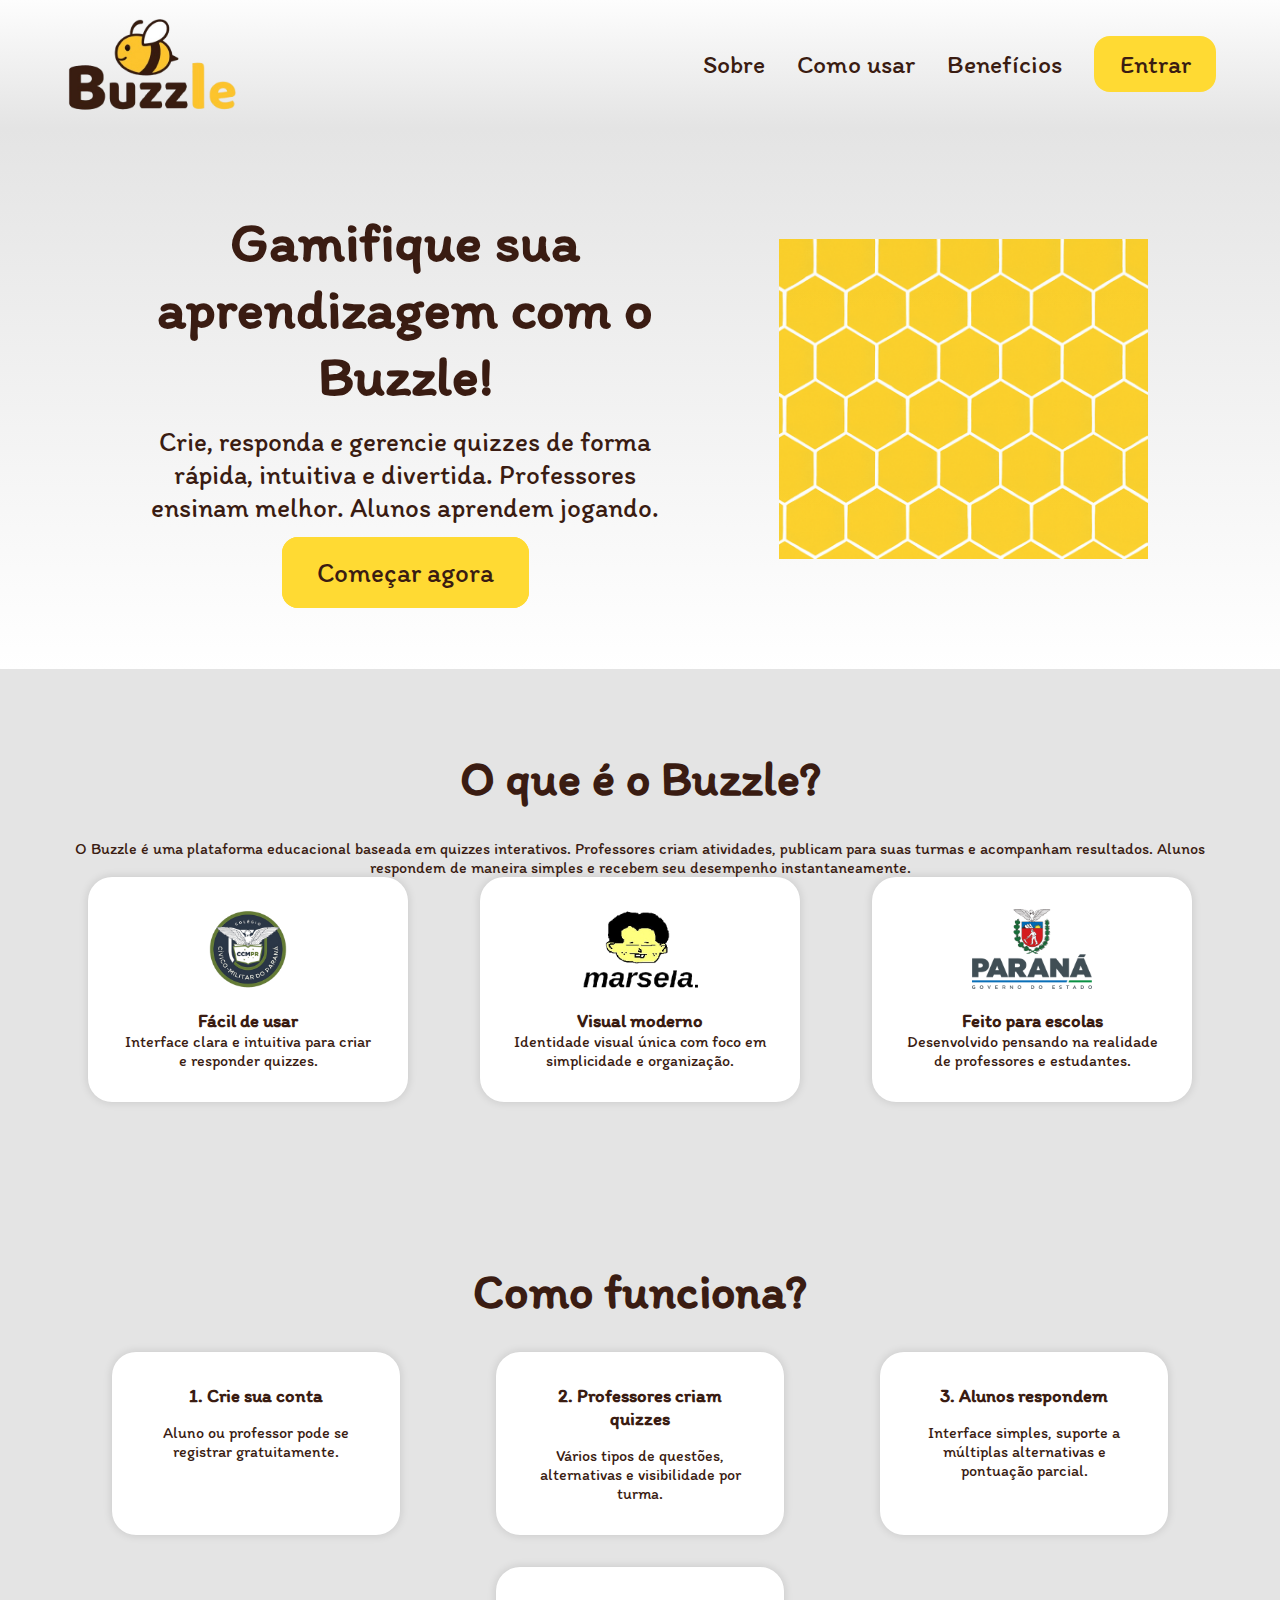
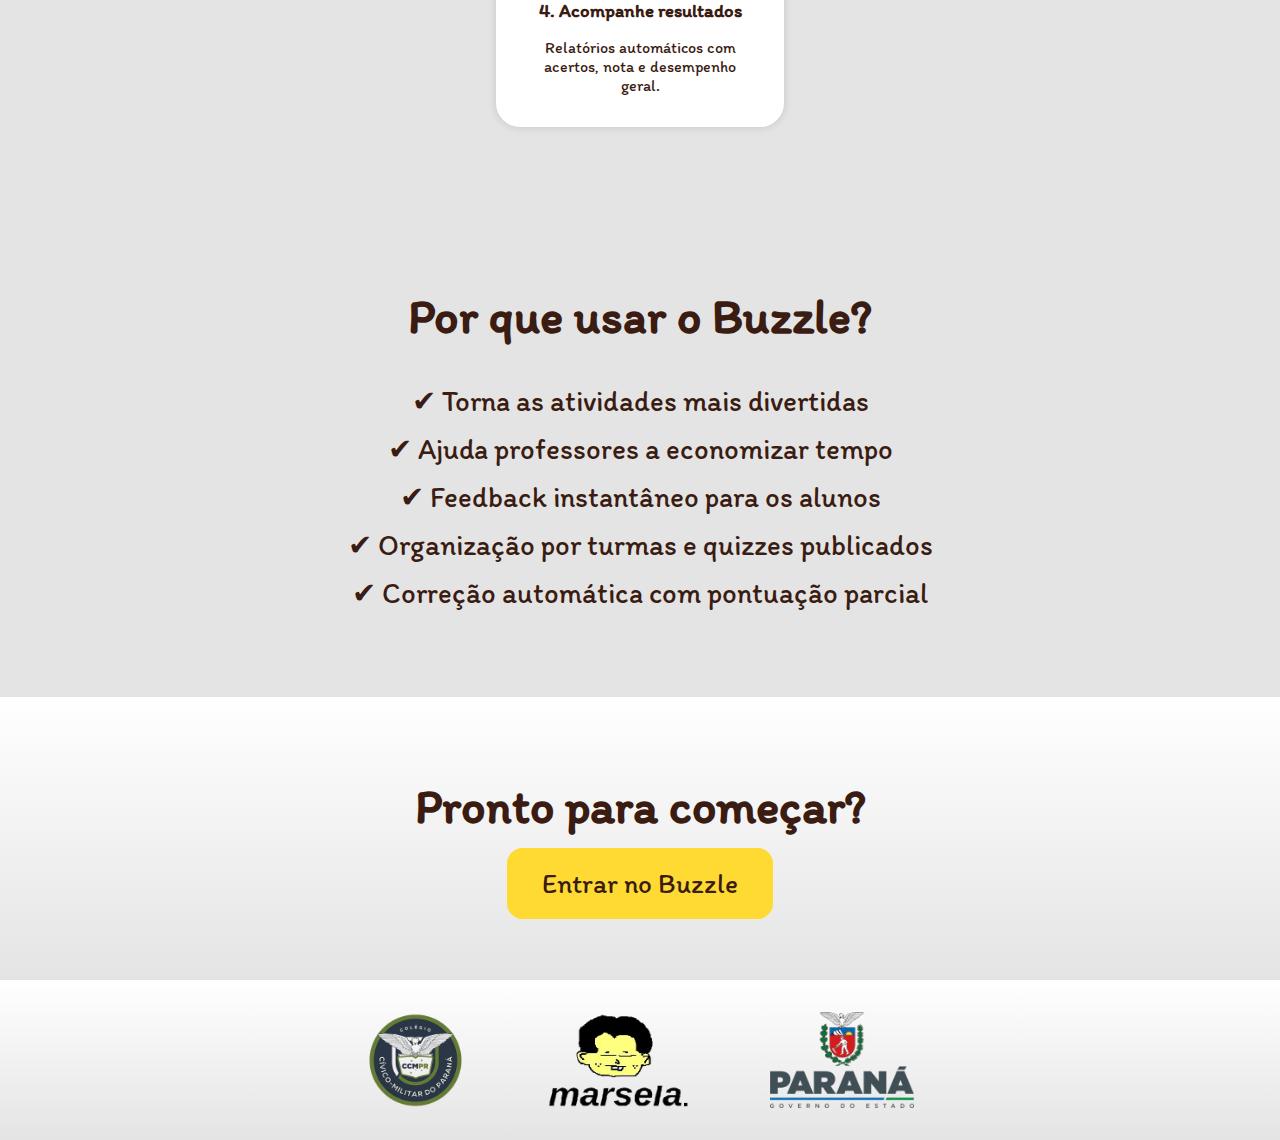
<file: public/index.html>
<!DOCTYPE html>
<html lang="pt-br">
<head>
    <meta charset="UTF-8">
    <meta name="viewport" content="width=device-width, initial-scale=1.0">
    <title>Buzzle - Aprenda jogando</title>
    <link rel="stylesheet" href="index.css">
</head>

<body>
    <header>
        <img src="imagens/logobuzzle.png" id="logo">
        <nav>
            <a href="#sobre">Sobre</a>
            <a href="#como-funciona">Como usar</a>
            <a href="#beneficios">Benefícios</a>
            <a href="login.html" id="btnEntrar">Entrar</a>
        </nav>
    </header>

    <main>

        <!-- HERO -->
        <section id="hero">
            <div class="texto">
                <h1>Gamifique sua aprendizagem com o Buzzle!</h1>
                <p>Crie, responda e gerencie quizzes de forma rápida, intuitiva e divertida.  
                Professores ensinam melhor. Alunos aprendem jogando.</p>
                <a href="cadastro.html" class="botao-amarelo">Começar agora</a>
            </div>
            <img src="imagens/colmeianova.png" class="hero-img">
        </section>

        <!-- SOBRE -->
        <section id="sobre">
            <h2>O que é o Buzzle?</h2>
            <p>
                O Buzzle é uma plataforma educacional baseada em quizzes interativos.  
                Professores criam atividades, publicam para suas turmas e acompanham resultados.  
                Alunos respondem de maneira simples e recebem seu desempenho instantaneamente.
            </p>

            <div class="cards">
                <div class="card">
                    <img src="imagens/ccm.png">
                    <h3>Fácil de usar</h3>
                    <p>Interface clara e intuitiva para criar e responder quizzes.</p>
                </div>

                <div class="card">
                    <img src="imagens/marsela.png">
                    <h3>Visual moderno</h3>
                    <p>Identidade visual única com foco em simplicidade e organização.</p>
                </div>

                <div class="card">
                    <img src="imagens/governo.png">
                    <h3>Feito para escolas</h3>
                    <p>Desenvolvido pensando na realidade de professores e estudantes.</p>
                </div>
            </div>
        </section>

        <!-- COMO FUNCIONA -->
        <section id="como-funciona">
            <h2>Como funciona?</h2>

            <div class="fluxo">
                <div class="etapa">
                    <h3>1. Crie sua conta</h3>
                    <p>Aluno ou professor pode se registrar gratuitamente.</p>
                </div>

                <div class="etapa">
                    <h3>2. Professores criam quizzes</h3>
                    <p>Vários tipos de questões, alternativas e visibilidade por turma.</p>
                </div>

                <div class="etapa">
                    <h3>3. Alunos respondem</h3>
                    <p>Interface simples, suporte a múltiplas alternativas e pontuação parcial.</p>
                </div>

                <div class="etapa">
                    <h3>4. Acompanhe resultados</h3>
                    <p>Relatórios automáticos com acertos, nota e desempenho geral.</p>
                </div>
            </div>

        </section>

        <!-- BENEFÍCIOS -->
        <section id="beneficios">
            <h2>Por que usar o Buzzle?</h2>
            <ul>
                <li>✔ Torna as atividades mais divertidas</li>
                <li>✔ Ajuda professores a economizar tempo</li>
                <li>✔ Feedback instantâneo para os alunos</li>
                <li>✔ Organização por turmas e quizzes publicados</li>
                <li>✔ Correção automática com pontuação parcial</li>
            </ul>
        </section>

        <section id="cta-final">
            <h2>Pronto para começar?</h2>
            <a href="login.html" class="botao-amarelo">Entrar no Buzzle</a>
        </section>

    </main>

    <footer>
        <img src="imagens/ccm.png">
        <img src="imagens/marsela.png">
        <img src="imagens/governo.png">
    </footer>

</body>
</html>
</file>
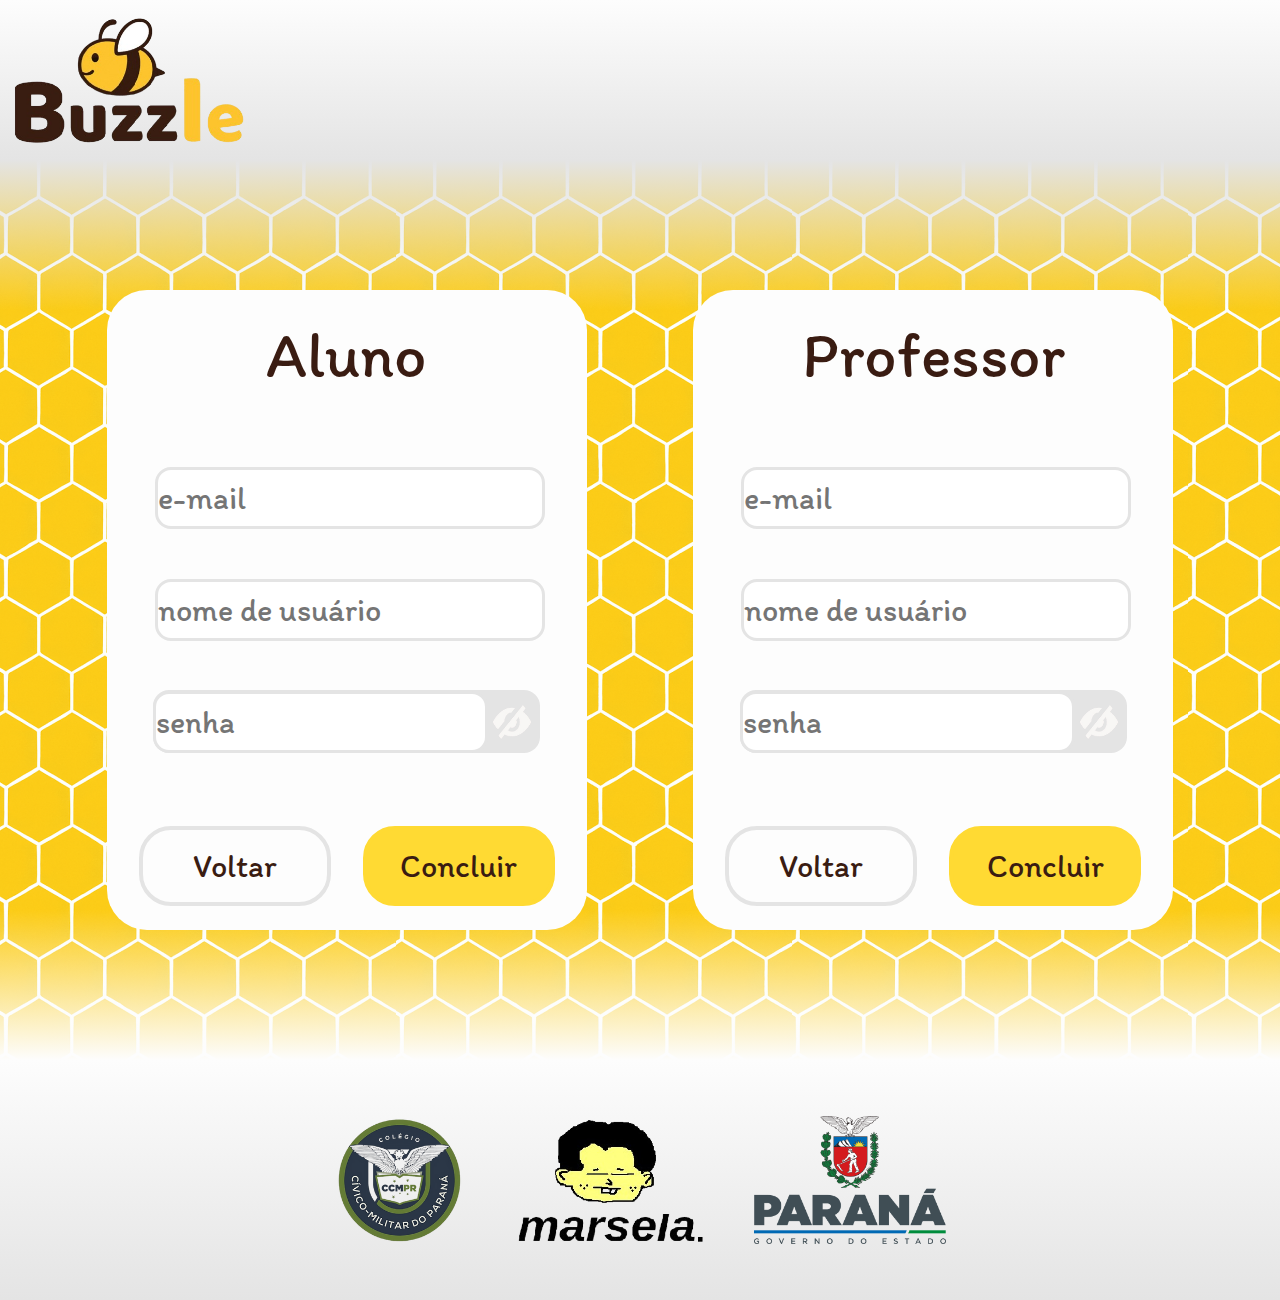
<file: public/cadastro.html>
<!DOCTYPE html>
<html lang="pt-br">
    <head>
        <meta charset="UTF-8">
        <meta name="viewport" content="width=device-width, initial-scale=1.0">
        <link rel="stylesheet" href="cadastro.css">
        <title>Cadastro - Buzzle</title>
    </head>
    <body>
        <header>
            <section>
                <div id="divlogo">
                    <img src="imagens/logobuzzle.png">
                </div>
                <div id="divnav">
                    
                </div>
                <div id="divperfil">
                    
                </div>
            </section>
        </header>
        <main>
            <section id="fundo">
                <form class="divprincipal" id="alform">
                    <div class="divtitle"><p>Aluno</p></div>
                    <div class="divinput">
                        <div class="divtext"><input type="text" placeholder="e-mail" id="alemail"></div>
                        <div class="divtext"><input type="text" placeholder="nome de usuário" id="alnome"></div>
                        <div class="divsenha" id="aldivsenha"><input type="password" placeholder="senha" id="alsenha"><img src="imagens/venao.png" id="alzoi" onclick="verSenhaAluno()"></div>
                    </div>
                    <div class="divbotao">    
                        <button class="volt">Voltar</button>
                        <button class="conc" onclick="cadastrarAluno(event)">Concluir</button>
                    </div>
                </form>
                <form class="divprincipal" id="prform">
                    <div class="divtitle"><p>Professor</p></div>
                    <div class="divinput">
                        <div class="divtext"><input type="text" placeholder="e-mail" id="premail"></div>
                        <div class="divtext"><input type="text" placeholder="nome de usuário" id="prnome"></div>
                        <div class="divsenha" id="prdivsenha"><input type="password" placeholder="senha" id="prsenha"><img src="imagens/venao.png" id="przoi" onclick="verSenhaProf()"></div>
                    </div>
                    <div class="divbotao">
                        <button class="volt">Voltar</button>
                        <button class="conc" onclick="cadastrarProf(event)">Concluir</button>
                    </div>
                </form>
            </section>
        </main>
        <footer>
            <section id="secfooter">
                <div class="divfot">
                    <img src="imagens/ccm.png">
                    <img src="imagens/marsela.png">
                    <img src="imagens/governo.png">
                </div>
            </section>
        </footer>
        <script src="cadastro.js"></script>
    </body>
</html>
</file>
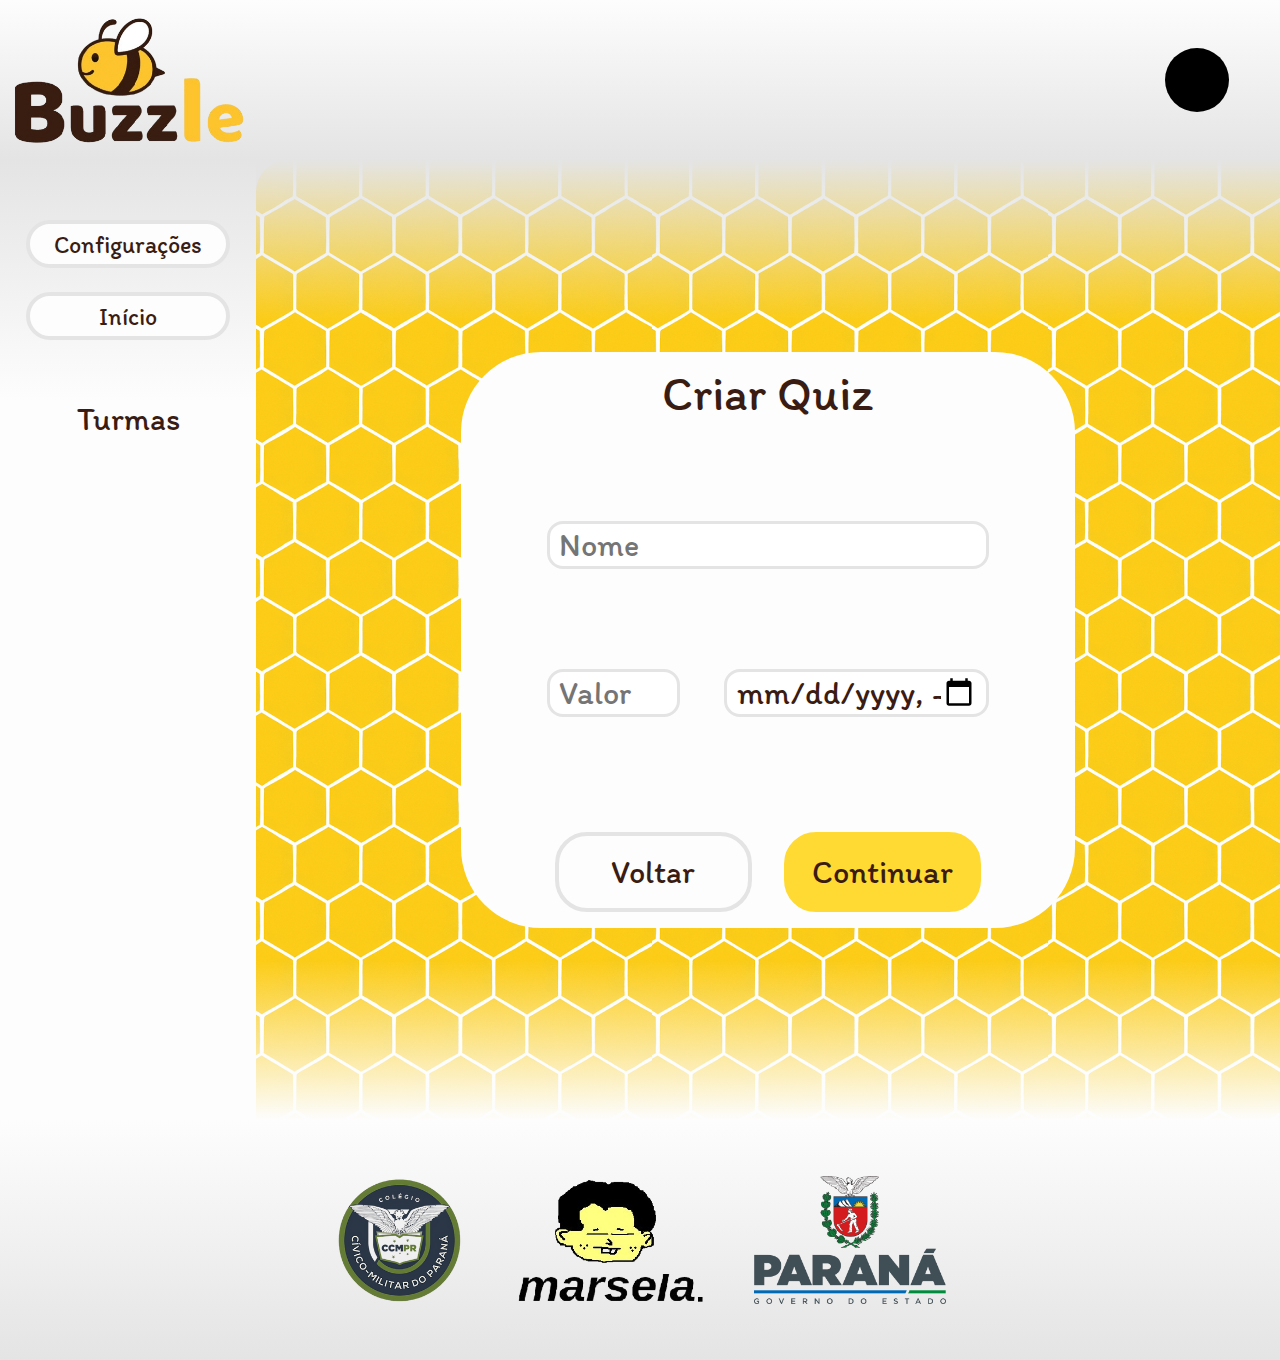
<file: public/cadquiz.html>
<!DOCTYPE html>
<html lang="pt-br">
    <head>
        <meta charset="UTF-8">
        <meta name="viewport" content="width=device-width, initial-scale=1.0">
        <link rel="stylesheet" href="cadquiz.css">
        <title>Criar Quiz - Buzzle</title>
    </head>
    <body>
        <header>
            <section>
                <div id="divlogo">
                    <img src="imagens/logobuzzle.png">
                </div>
                <div id="divnav">
                    
                </div>
                <div id="divperfil">
                    <a href="perfil.html" id="vaiamerda"><div></div></a>
                </div>
            </section>
        </header>
        <aside>
            <section id="secnav">
                <button class="navbut">
                    Configurações
                </button>
                <button class="navbut">
                    Início
                </button>
            </section>
            <section id="secturmas">
                <p id="astitulo">Turmas</p>
                <section id="subsecturmas">
                    <!--
                    <button class="divtur"></button>
                    <button class="divtur"></button>    
                    <button class="divtur"></button>
                    -->
                </section>
            </section>
        </aside>
        <main>
            <section id="fundo">
                <form id="secmain">
                    <p id="secmaintitle">Criar Quiz</p>
                    <div id="divinput">
                        <div id="div1">
                            <input id="inputnome" placeholder="Nome">
                        </div>
                        <div id="div2">
                            <input id="inputvalor" type="number" placeholder="Valor" min="0" max="100">
                            <input id="inputprazo" type="datetime-local" placeholder="Prazo">
                        </div>
                    </div>
                    <div id="divconc">
                        <button id="butvolt" onclick="history.back()">Voltar</button>
                        <button id="butconc" type="button" onclick="salvarQuiz()">Continuar</button>
                    </div>
                </form>
            </section>
        </main>
        <footer>
            <section id="secfooter">
                <div class="divfot">
                    <img src="imagens/ccm.png">
                    <img src="imagens/marsela.png">
                    <img src="imagens/governo.png">
                </div>
            </section>
        </footer>
        <script src="cadquiz.js"></script>
    </body>
</html>
</file>
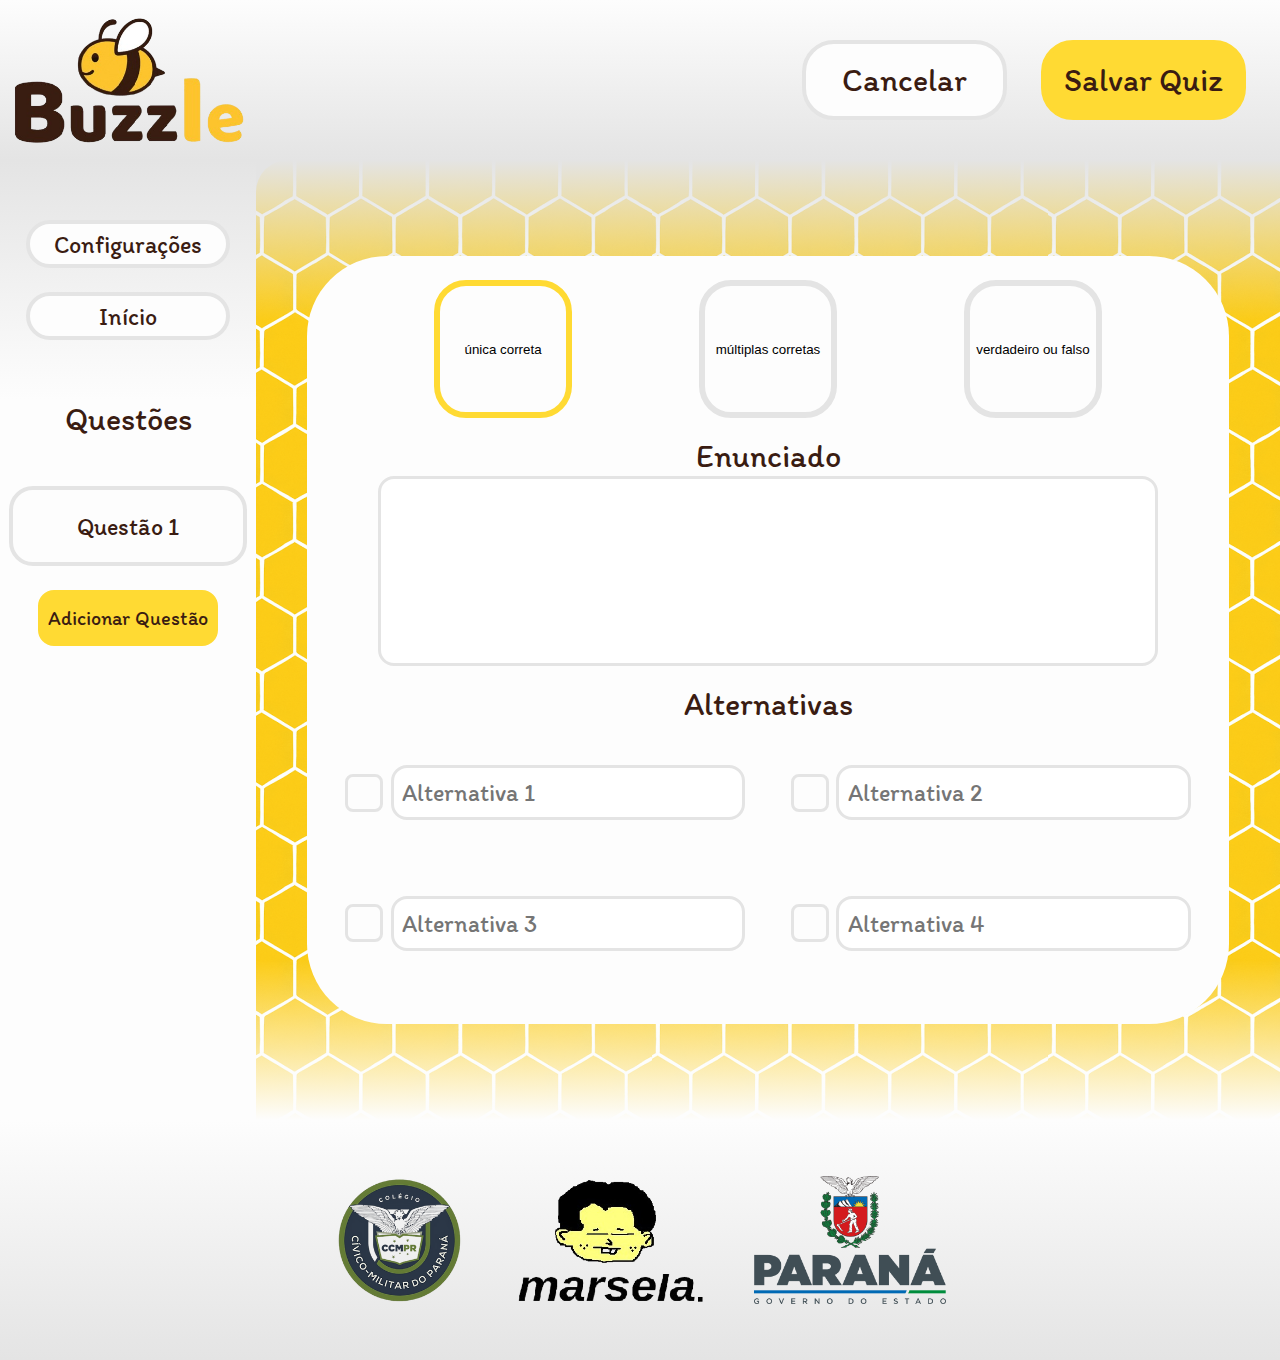
<file: public/cadquiz2.html>
<!DOCTYPE html>
<html lang="pt-br">
    <head>
        <meta charset="UTF-8">
        <meta name="viewport" content="width=device-width, initial-scale=1.0">
        <link rel="stylesheet" href="cadquiz2.css">
        <title>Criar Quiz - Buzzle</title>
    </head>

    <!-- agora o onload só chama o que o JS precisa -->
    <body>
        <header>
            <section>
                <div id="divlogo">
                    <img src="imagens/logobuzzle.png">
                </div>
                <div id="divnav"></div>
                <div id="divperfil">
                    <button type="button" id="butcancel" onclick="cancelarCriacao()">Cancelar</button>
                    <button type="button" id="butsalvar" onclick="salvarTudo()">Salvar Quiz</button>
                </div>
            </section>
        </header>

        <aside>
            <section id="secnav">
                <button class="navbut">Configurações</button>
                <button class="navbut">Início</button>
            </section>

            <section id="secturmas">
                <p id="astitulo">Questões</p>

                <!-- AQUI vão os cards gerados via JS -->
                <section id="listaQuestoes"></section>
            </section>
        </aside>

        <main>
            <section id="fundo">
                <form id="secmain">
                    
                    <!-- Tipo da questão -->
                    <section id="sectipo">
                        <button id="tipo1" type="button">única correta</button>
                        <button id="tipo2" type="button">múltiplas corretas</button>
                        <button id="tipo3" type="button">verdadeiro ou falso</button>
                    </section>

                    <!-- Enunciado -->
                    <section id="secenun">
                        <p id="enuntitle">Enunciado</p>
                        <textarea id="enuntxt"></textarea>
                    </section>

                    <!-- Alternativas -->
                    <section id="secalt">
                        <p id="alttitle">Alternativas</p>

                        <div>
                            <label class="checklabel">
                                <input type="checkbox" class="checkinput">
                                <span class="checkspan" title="Selecionar como alternativa correta">✓</span>
                            </label>
                            <input type="text" placeholder="Alternativa 1">
                        </div>

                        <div>
                            <label class="checklabel">
                                <input type="checkbox" class="checkinput">
                                <span class="checkspan" title="Selecionar como alternativa correta">✓</span>
                            </label>
                            <input type="text" placeholder="Alternativa 2">
                        </div>

                        <div>
                            <label class="checklabel">
                                <input type="checkbox" class="checkinput">
                                <span class="checkspan" title="Selecionar como alternativa correta">✓</span>
                            </label>
                            <input type="text" placeholder="Alternativa 3">
                        </div>

                        <div>
                            <label class="checklabel">
                                <input type="checkbox" class="checkinput">
                                <span class="checkspan" title="Selecionar como alternativa correta">✓</span>
                            </label>
                            <input type="text" placeholder="Alternativa 4">
                        </div>
                    </section>

                </form>
            </section>
        </main>

        <footer>
            <section id="secfooter">
                <div class="divfot">
                    <img src="imagens/ccm.png">
                    <img src="imagens/marsela.png">
                    <img src="imagens/governo.png">
                </div>
            </section>
        </footer>

        <div id="modalPublicar" class="modal">
            <div class="modal-content">
                <h2>Publicar Quiz</h2>

                <p>Selecione em quais turmas este quiz será publicado:</p>

                <div id="listaTurmas"></div>

                <p style="margin-top: 10px;">Visibilidade do quiz:</p>

                <label>
                    <input type="radio" name="visibilidade" value="turmas" checked>
                    Apenas alunos das turmas escolhidas
                </label><br>

                <label>
                    <input type="radio" name="visibilidade" value="publico">
                    Qualquer pessoa com o ID do quiz
                </label>

                <div class="modal-buttons">
                    <button onclick="confirmarPublicacao()">Publicar</button>
                    <button onclick="fecharModal()">Cancelar</button>
                </div>
            </div>
        </div>

        <script src="cadquiz2.js"></script>
    </body>
</html>
</file>
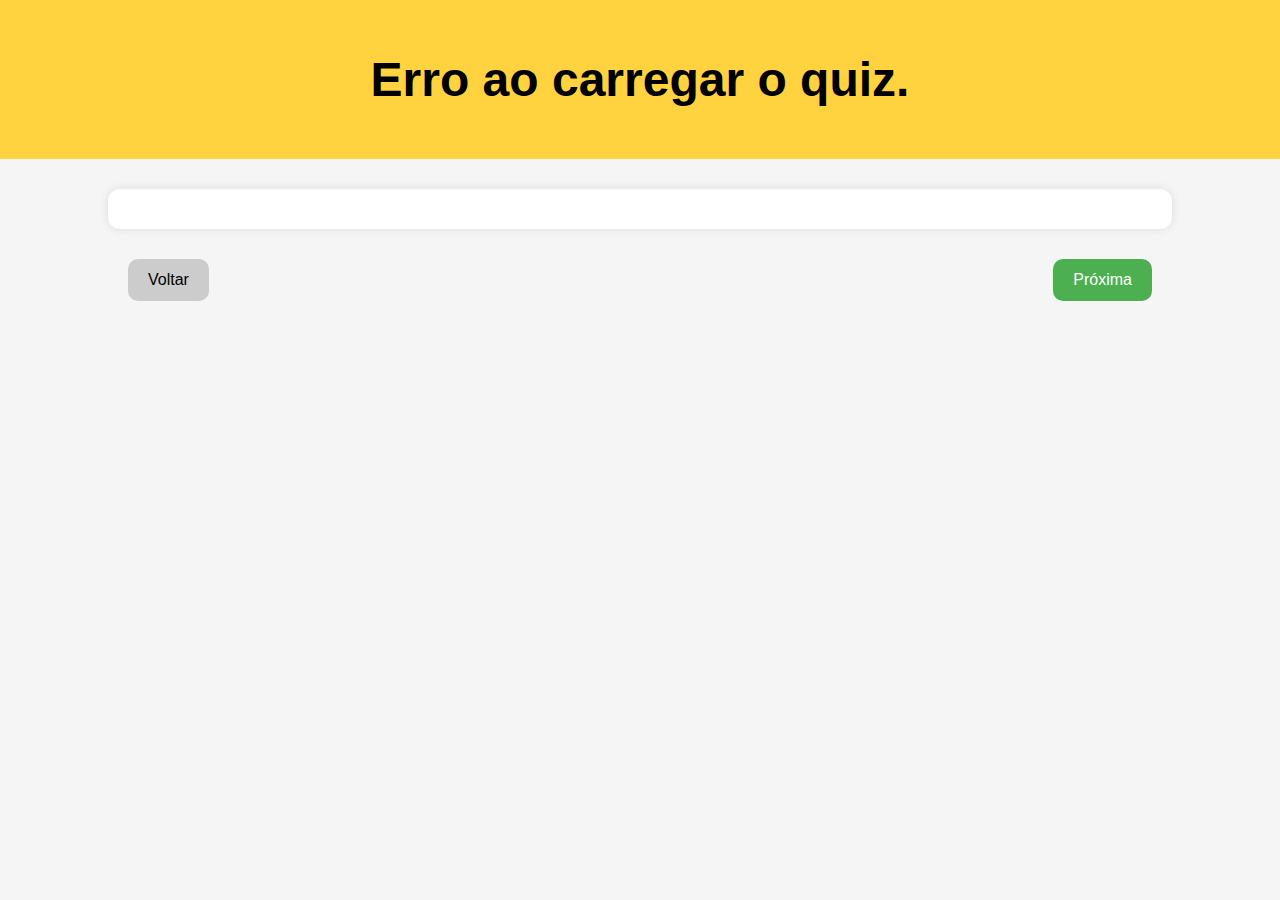
<file: public/quizaluno.html>
<!DOCTYPE html>
<html lang="pt-br">
    <head>
        <meta charset="UTF-8" />
        <meta name="viewport" content="width=device-width, initial-scale=1.0" />
        <link rel="stylesheet" href="quizaluno.css" />
        <title>Quiz - Buzzle</title>
    </head>
    <body>
        <header>
            <h1 id="quizTitulo">Carregando...</h1>
        </header>
        <main>
            <div id="question-container"></div>
            <div id="navigation">
                <button id="btnPrev">Voltar</button>
                <button id="btnNext">Próxima</button>
                <button id="btnFinish" style="display:none;">Finalizar</button>
            </div>
        </main>
        <script src="quizaluno.js"></script>
    </body>
</html>
</file>
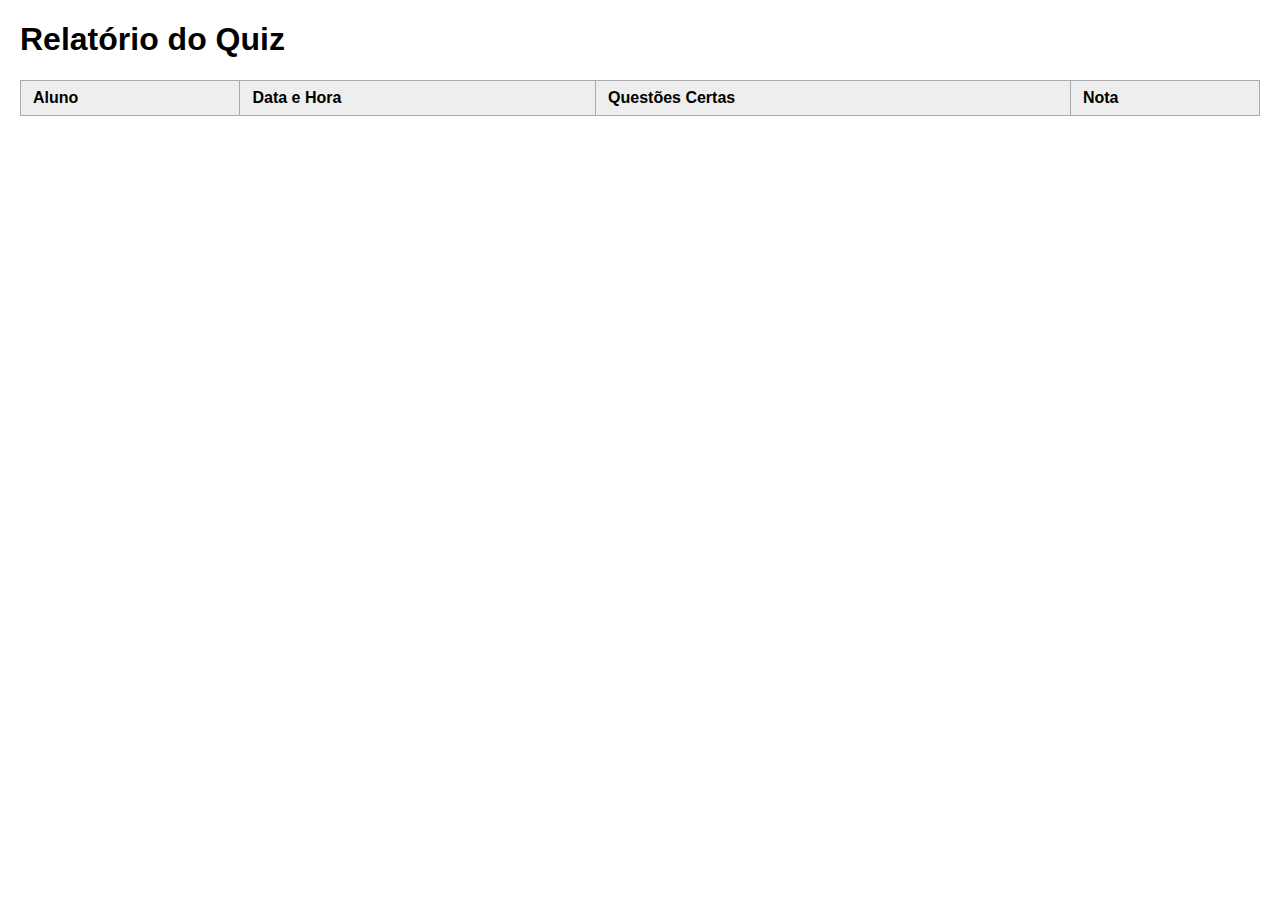
<file: public/relatorio.html>
<!DOCTYPE html>
<html lang="pt-br">
<head>
    <meta charset="UTF-8" />
    <meta name="viewport" content="width=device-width, initial-scale=1" />
    <title>Relatório do Quiz</title>
    <style>
        body {
            font-family: Arial, sans-serif;
            margin: 20px;
        }
        table {
            width: 100%;
            border-collapse: collapse;
            margin-top: 20px;
        }
        th, td {
            padding: 8px 12px;
            border: 1px solid #aaa;
            text-align: left;
        }
        th {
            background-color: #eee;
        }
    </style>
</head>
<body>
    <h1>Relatório do Quiz</h1>
    <div id="quizNome"></div>
    <table id="relatorioTable">
        <thead>
            <tr>
                <th>Aluno</th>
                <th>Data e Hora</th>
                <th>Questões Certas</th>
                <th>Nota</th>
            </tr>
        </thead>
        <tbody>
            <!-- Dados serão inseridos aqui -->
        </tbody>
    </table>

    <script src="relatorio.js"></script>
</body>
</html>
</file>
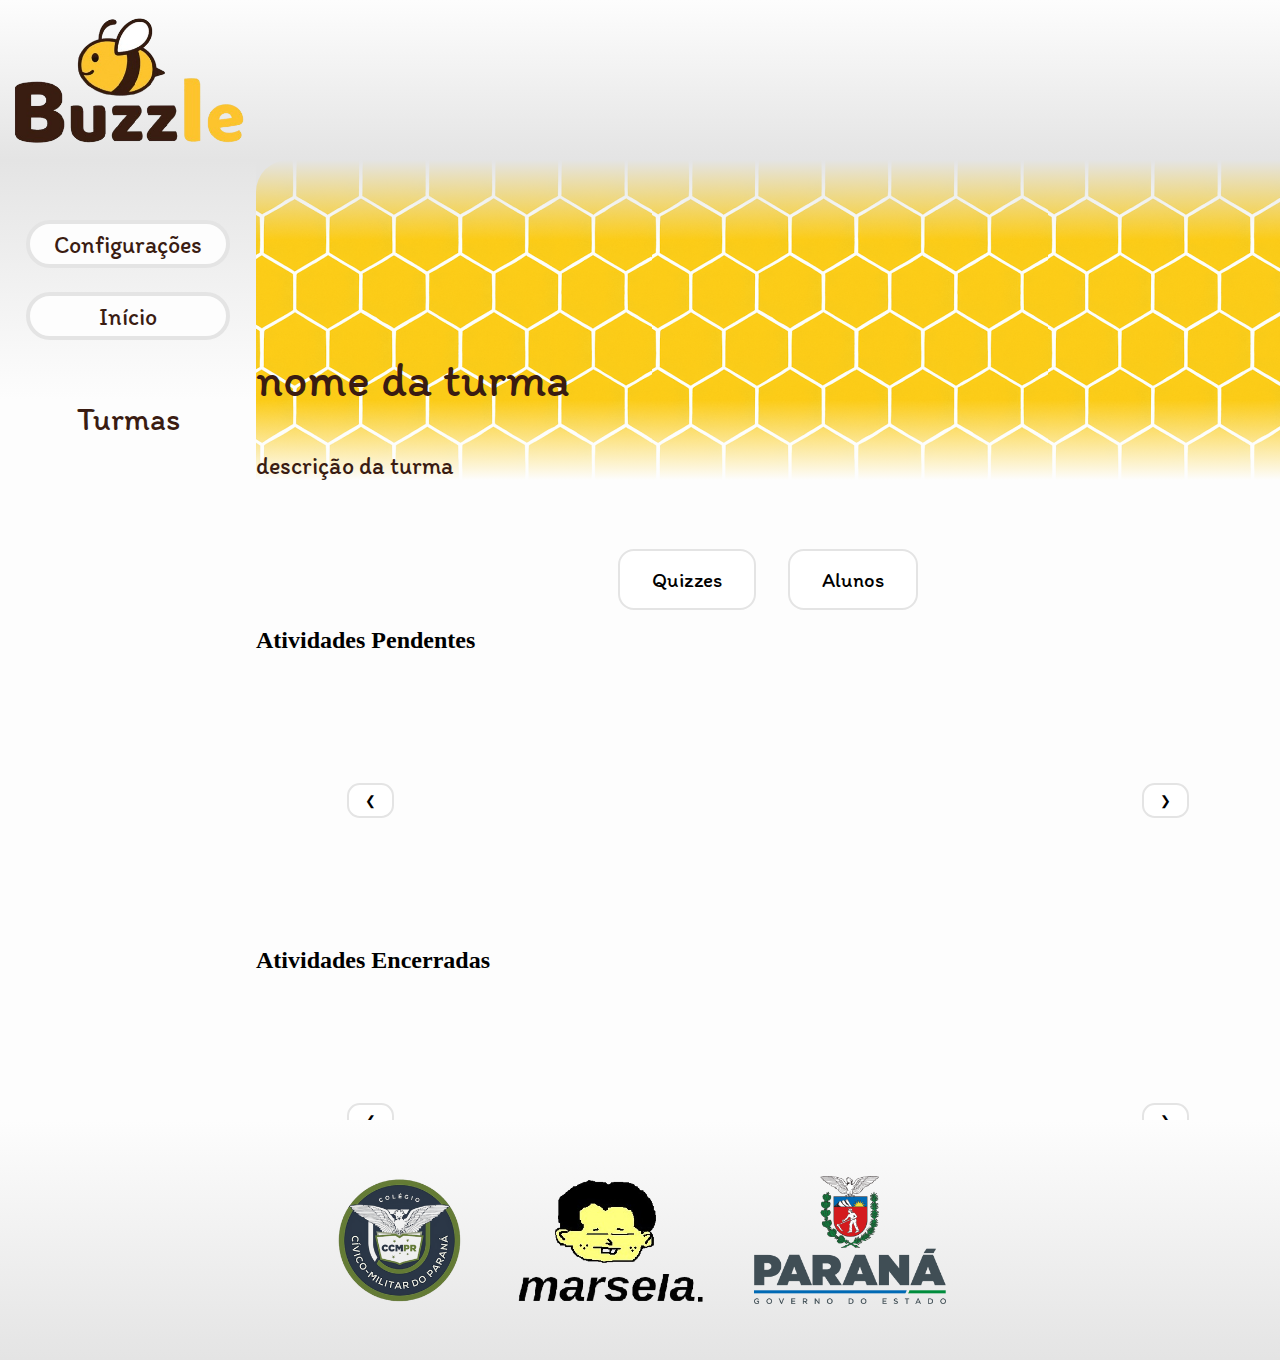
<file: public/turmaaluno.html>
<!DOCTYPE html>
<html lang="pt-br">
<head>
    <meta charset="UTF-8">
    <meta name="viewport" content="width=device-width, initial-scale=1.0">
    <link rel="stylesheet" href="turmaaluno.css">
    <title>Turma - Buzzle</title>
</head>
<body onload="listarTurma()">
    <header>
        <section>
            <div id="divlogo">
                <img src="imagens/logobuzzle.png">
            </div>
            <div id="divnav">
                    
            </div>
            <div id="divperfil">
                    
            </div>
        </section>
    </header>
    <aside>
        <section id="secnav">
            <button class="navbut">
                Configurações
            </button>
            <button class="navbut">
                Início
            </button>
        </section>
        <section id="secturmas">
            <p id="astitulo">Turmas</p>
            <section id="subsecturmas">
                <!--
                    <button class="divtur"></button>
                    <button class="divtur"></button>    
                    <button class="divtur"></button>
                    -->
            </section>
        </section>
    </aside>
    <main>
        <section id="fundo">
            <p id="turmanome">nome da turma</p>
            <p id="turmadesc">descrição da turma</p>
        </section>
        <section id="menuTurma">
            <button onclick="mostrarQuizzes()" class="menuTurmaBut">Quizzes</button>
            <button onclick="mostrarAlunos()" class="menuTurmaBut">Alunos</button>
        </section>

        <section id="sectionQuizzes" class="conteudoTurma">
            <h2>Atividades Pendentes</h2>
            <div class="carrossel">
                <button onclick="moveSlide1(-1)" class="bcar">&#10094;</button>
                <div id="viewport1">
                    <div id="track1"></div>
                </div>
                <button onclick="moveSlide1(1)" class="bcar">&#10095;</button>
            </div>

            <h2>Atividades Encerradas</h2>
            <div class="carrossel">
                <button onclick="moveSlide2(-1)" class="bcar">&#10094;</button>
                <div id="viewport2">
                    <div id="track2"></div>
                </div>
                <button onclick="moveSlide2(1)" class="bcar">&#10095;</button>
            </div>
        </section>

        <section id="sectionAlunos" class="conteudoTurma" style="display:none;">
            <h2>Alunos da Turma</h2>
            <div id="listaAlunos"></div><div class="divfot">
                    <img src="imagens/ccm.png">
                    <img src="imagens/marsela.png">
                    <img src="imagens/governo.png">
                </div>
        </section>
    </main>
    <footer>
        <section id="secfooter">
            <div class="divfot">
                <img src="imagens/ccm.png">
                <img src="imagens/marsela.png">
                <img src="imagens/governo.png">
            </div>
        </section>
    </footer>
    <script src="turmaaluno.js"></script>
</body>
</html>
</file>
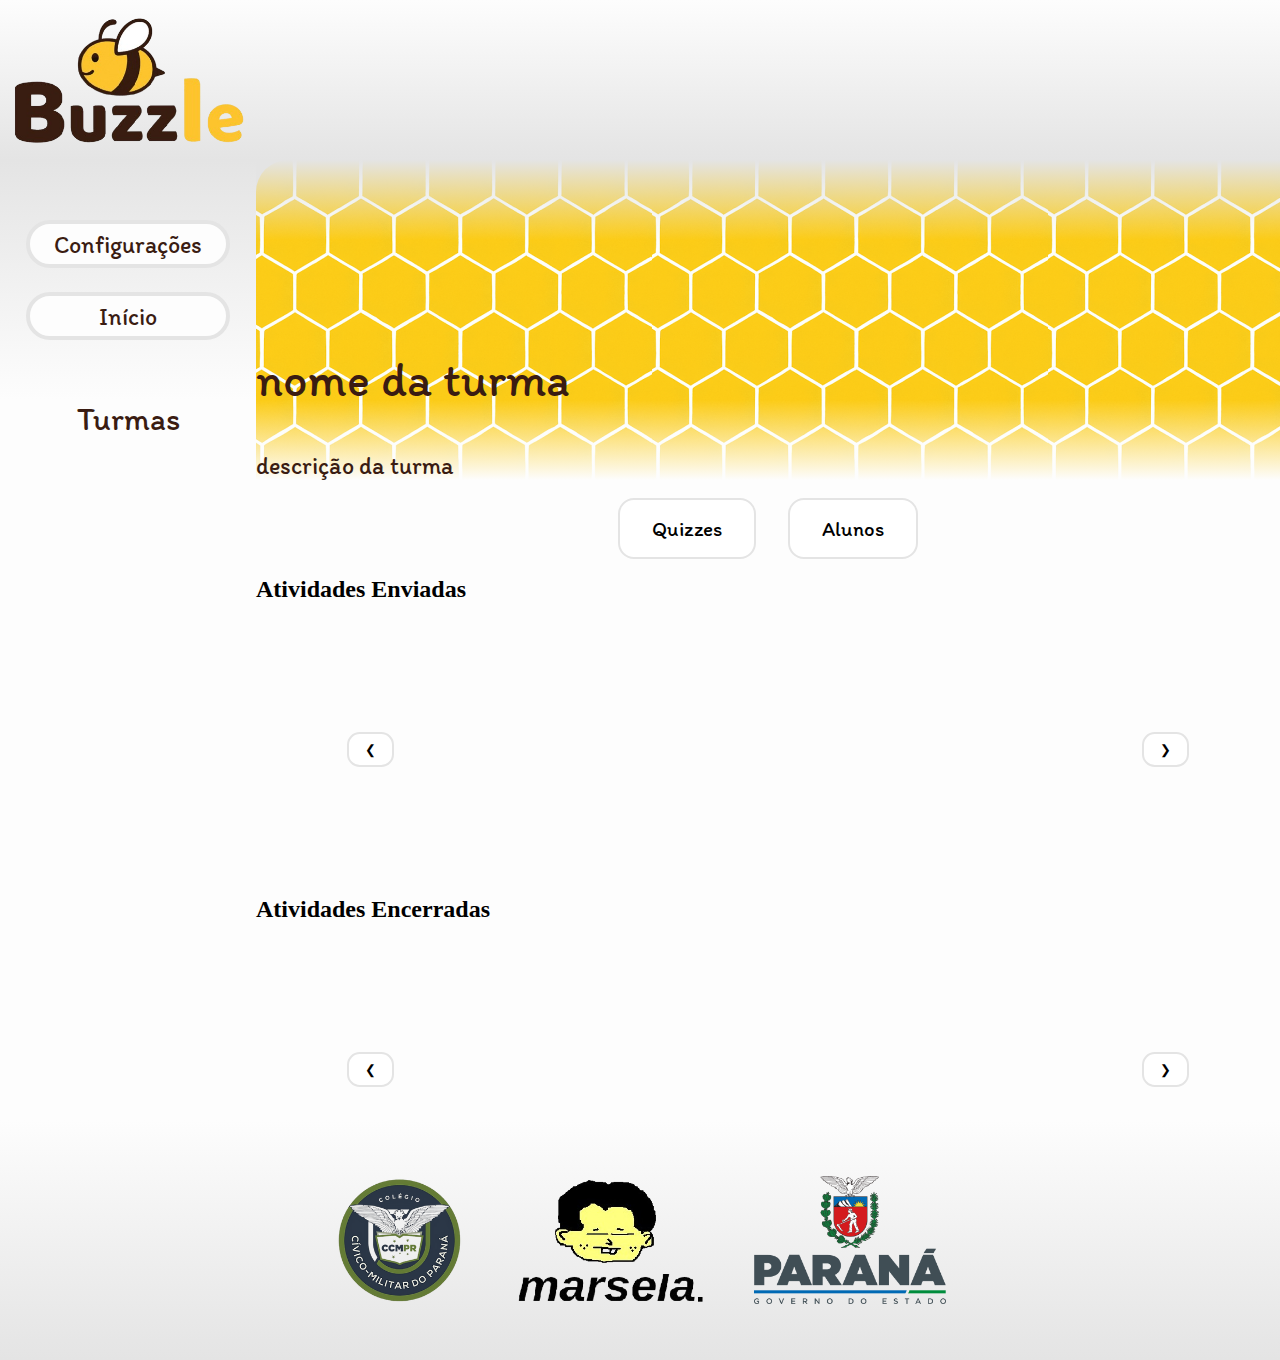
<file: public/turmaprof.html>
<!DOCTYPE html>
<html lang="pt-br">
<head>
    <meta charset="UTF-8">
    <meta name="viewport" content="width=device-width, initial-scale=1.0">
    <link rel="stylesheet" href="turmaprof.css">
    <title>Turma - Buzzle</title>
</head>
<body onload="listarTurma()">
    <header>
        <section>
            <div id="divlogo">
                <img src="imagens/logobuzzle.png">
            </div>
            <div id="divnav">
                    
            </div>
            <div id="divperfil">
                    
            </div>
        </section>
    </header>
    <aside>
        <section id="secnav">
            <button class="navbut">
                Configurações
            </button>
            <button class="navbut">
                Início
            </button>
        </section>
        <section id="secturmas">
            <p id="astitulo">Turmas</p>
            <section id="subsecturmas">
                <!--
                    <button class="divtur"></button>
                    <button class="divtur"></button>    
                    <button class="divtur"></button>
                -->
            </section>
        </section>
    </aside>
    <main>
        <section id="fundo">
            <p id="turmanome">nome da turma</p>
            <p id="turmadesc">descrição da turma</p>
        </section>
        <section id="menuTurma">
            <button onclick="mostrarQuizzes()" class="menuTurmaBut">Quizzes</button>
            <button onclick="mostrarAlunos()" class="menuTurmaBut">Alunos</button>
        </section>

        <section id="sectionQuizzes" class="conteudoTurma">
            <h2>Atividades Enviadas</h2>
            <div class="carrossel">
                <button onclick="moveSlide1(-1)" class="bcar">&#10094;</button>
                <div id="viewport1">
                    <div id="track1"></div>
                </div>
                <button onclick="moveSlide1(1)" class="bcar">&#10095;</button>
            </div>

            <h2>Atividades Encerradas</h2>
            <div class="carrossel">
                <button onclick="moveSlide2(-1)" class="bcar">&#10094;</button>
                <div id="viewport2">
                    <div id="track2"></div>
                </div>
                <button onclick="moveSlide2(1)" class="bcar">&#10095;</button>
            </div>
        </section>

        <section id="sectionAlunos" class="conteudoTurma" style="display:none;">
            <h2>Alunos da Turma</h2>
            <div id="listaAlunos"></div>
        </section>
    </main>
    <footer>
        <section id="secfooter">
            <div class="divfot">
                <img src="imagens/ccm.png">
                <img src="imagens/marsela.png">
                <img src="imagens/governo.png">
            </div>
        </section>
    </footer>
    <script src="turmaprof.js"></script>
</body>
</html>
</file>
<file: public/index.css>
@font-face {
    font-family: buz1;
    src: url(fonte/Itim-Regular.ttf);
}

* {
    margin: 0;
    padding: 0;
    box-sizing: border-box;
}

body {
    font-family: buz1;
    background-color: #e4e4e4;
    color: #3a1c12;
}

/* HEADER */
header {
    width: 100%;
    height: 8rem;
    background-image: linear-gradient(#fdfdfd, #e4e4e4);
    display: flex;
    align-items: center;
    justify-content: space-between;
    padding: 0 4rem;
}

#logo {
    height: 6rem;
}

nav {
    display: flex;
    gap: 2rem;
    align-items: center;
}

nav a {
    text-decoration: none;
    color: #3a1c12;
    font-size: 1.6rem;
    transition: 0.2s;
}

nav a:hover {
    filter: brightness(80%);
}

#btnEntrar {
    padding: 0.6rem 1.4rem;
    background-color: #ffda33;
    border-radius: 1rem;
    border: 0.2rem solid #ffda33;
}

/* HERO */
#hero {
    display: flex;
    align-items: center;
    justify-content: space-evenly;
    padding: 5rem 2rem;
    background-image: linear-gradient(#e4e4e4, #ffffff);
}

#hero .texto {
    max-width: 45%;
}

#hero h1 {
    font-size: 3.5rem;
    margin-bottom: 1rem;
}

#hero p {
    font-size: 1.7rem;
    margin-bottom: 2rem;
}

.botao-amarelo {
    background-color: #ffda33;
    border: 0.2rem solid #ffda33;
    padding: 1rem 2rem;
    border-radius: 1rem;
    color: #3a1c12;
    font-size: 1.7rem;
    text-decoration: none;
    transition: 0.2s;
}

.botao-amarelo:hover {
    filter: brightness(90%);
}

.hero-img {
    height: 20rem;
    opacity: 0.9;
}

/* SEÇÕES */
section {
    padding: 5rem 3rem;
    text-align: center;
}

h2 {
    font-size: 3rem;
    margin-bottom: 2rem;
}

/* CARDS */
.cards {
    display: flex;
    justify-content: space-evenly;
    flex-wrap: wrap;
    gap: 2rem;
}

.card {
    background-color: #ffffff;
    width: 20rem;
    padding: 2rem;
    border-radius: 1.5rem;
    box-shadow: 0 0 10px #0002;
    transition: 0.2s;
}

.card:hover {
    transform: translateY(-5px);
}

.card img {
    height: 5rem;
    margin-bottom: 1rem;
}

/* COMO FUNCIONA */
.fluxo {
    display: flex;
    justify-content: space-evenly;
    flex-wrap: wrap;
    gap: 2rem;
}

.etapa {
    background-color: #ffffff;
    padding: 2rem;
    width: 18rem;
    border-radius: 1.5rem;
    box-shadow: 0 0 10px #0002;
}

.etapa h3 {
    margin-bottom: 1rem;
}

/* BENEFÍCIOS */
#beneficios ul {
    list-style: none;
    font-size: 1.8rem;
    line-height: 3rem;
}

/* CTA FINAL */
#cta-final {
    background-image: linear-gradient(#ffffff, #e4e4e4);
    padding: 5rem;
}

/* FOOTER */
footer {
    background-image: linear-gradient(#ffffff, #e4e4e4);
    height: 10rem;
    display: flex;
    justify-content: center;
    gap: 5rem;
    align-items: center;
}

footer img {
    height: 6rem;
}
</file>
<file: public/cadastro.css>
@font-face {
    font-family: buz1;
    src: url(fonte/Itim-Regular.ttf);
}

* {
    margin: 0;
    padding: 0;
}

body {
    display: grid;
    grid-template-areas:
        "header header header"
        "main main main"
        "footer footer footer";
    grid-template-columns: 1fr 2fr 2fr;
    background-color: #e4e4e4;
}

header {
    grid-area: header;
    position: relative;
    width: 100%;
    height: 10rem;
    background-image: linear-gradient(#fdfdfd, #e4e4e4);
}

header section {
    width: 100%;
    height: 100%;
    display: flex;
}

#divlogo, #divperfil {
    width: 20%;
    height: 100%;
}

#divlogo {
    display: flex;
    align-items: center;
    justify-content: center;
}

#divlogo img {
    width: 15rem;
}

#divnav {
    width: 60%;
    height: 100%;
}

main {
    grid-area: main;
    width: 100%;
    height: calc(100vh);
    background-image: url(imagens/colmeianova.png);
}

#fundo {
    width: 100%;
    height: 100%;
    background-image: linear-gradient(#e4e4e4, transparent, transparent, transparent, transparent, transparent, #fdfdfd);
    display: flex;
    align-items: center;
    justify-content: space-evenly;
}

.divprincipal{
    width: 30rem;
    height: 40rem;
    background-color: #fdfdfd;
    border-radius: 2.5rem;
}

.divtitle{
    width: 100%;
    height: 20%;
    display: flex;
    align-items: center;
    justify-content: center;
    font-family: buz1;
    color: #3a1c12;
    font-size: 4rem;
}

.divinput{
    width: 100%;
    height: 60%;
    display: flex;
    flex-direction: column;
    align-items: center;
    justify-content: space-evenly;
}

.divtext{
    width: 80%;
    height: 3.9rem;
    border-radius: 1rem;
}

.divsenha{
    width: calc(80% + 0.2rem);
    height: 3.9rem;
    border-radius: 1rem;
    background-color: #e4e4e4;
    cursor: pointer;
    display: flex;
    align-items: center;
    transition: 0.2s;
}

.divsenha img{
    width: 3rem;
    height: 3rem;
}

input{
    transition: 0.2s;
}

input:focus{
    outline: none;
    border: 0.2rem solid #ffda33 !important;
}

#alemail, #alnome, #premail, #prnome{
    width: 100%;
    height: 3.5rem;
    border: 0.2rem solid #e4e4e4;
    border-radius: 1rem;
    color: #3a1c12;
    font-family: buz1;
    font-size: 2rem;
}

#alsenha, #prsenha{
    width: 85%;
    height: 3.5rem;
    border: 0.2rem solid #e4e4e4;
    border-radius: 1rem;
    color: #3a1c12;
    font-family: buz1;
    font-size: 2rem;
}

.divbotao{
    width: 100%;
    height: 20%;
    display: flex;
    align-items: center;
    justify-content: space-evenly;
}

.volt{
    width: 40%;
    height: 5rem;
    border: 0.25rem solid #e4e4e4;
    border-radius: 2rem;
    background-color: #fdfdfd;
    color: #3a1c12;
    font-family: buz1;
    font-size: 2rem;
    cursor: pointer;
    transition: 0.2s;
}

.conc{
    width: 40%;
    height: 5rem;
    border: 0.25rem solid #ffda33;
    border-radius: 2rem;
    background-color: #ffda33;
    color: #3a1c12;
    font-family: buz1;
    font-size: 2rem;
    cursor: pointer;
    transition: 0.2s;
}

.divbotao button:hover{
    filter: brightness(95%);
}

footer {
    grid-area: footer;
    position: relative;
    width: 100%;
    height: 15rem;
    background-image: linear-gradient(#fdfdfd, #e4e4e4);
}

#secfooter {
    width: 100%;
    height: 100%;
    display: flex;
    justify-content: center;   /* centraliza horizontal */
    align-items: center;       /* centraliza vertical */
}

.divfot {
    display: flex;
    gap: 3rem;                 /* espaço entre as imagens */
}

.divfot img {
    height: 8rem;
}
</file>
<file: public/cadquiz.css>
@font-face {
    font-family: buz1;
    src: url(fonte/Itim-Regular.ttf);
}

* {
    margin: 0;
    padding: 0;
}

body {
    display: grid;
    grid-template-areas:
        "header header header"
        "aside main main"
        "footer footer footer";
    grid-template-columns: 1fr 2fr 2fr;
    background-color: #e4e4e4;
}

header {
    grid-area: header;
    position: relative;
    width: 100%;
    height: 10rem;
    background-image: linear-gradient(#fdfdfd, #e4e4e4);
}

header section {
    width: 100%;
    height: 100%;
    display: flex;
}

#divlogo, #divperfil {
    width: 20%;
    height: 100%;
}

#divlogo {
    display: flex;
    align-items: center;
    justify-content: center;
}

#divlogo img {
    width: 15rem;
}

#divnav {
    width: 60%;
    height: 100%;
}

#divperfil {
    display: flex;
    align-items: center;
    justify-content: end;
}

#vaiamerda {
    margin-right: 20%;
}

#divperfil div {
    background-color: black;
    width: 4rem;
    height: 4rem;
    border-radius: 100%;
}

aside {
    grid-area: aside;
    position: relative;
    width: 100%;
    height: 100%;
    background-image: linear-gradient(#e4e4e4, #fdfdfd, #fdfdfd, #fdfdfd, #fdfdfd);
}

#secnav{
    width: 100%;
    height: 25%;
    display: flex;
    flex-direction: column;
    align-items: center;
    justify-content: center;
    gap: 1.5rem;
}

.navbut{
    width: 80%;
    height: 3rem;
    background-color: #fdfdfd;
    border: 0.25rem solid #e4e4e4;
    border-radius: 5rem;
    color: #3a1c12;
    font-family: buz1;
    font-size: 1.5rem;
    transition: 0.5s;
    cursor: pointer;
}

.navbut:hover{
    filter: brightness(95%);
    border: 0.25rem solid #ffda33;
}

#secturmas{
    width: 100%;
    height: 75%;
}

#astitulo{
    text-align: center;
    color: #3a1c12;
    font-family: buz1;
    font-size: 2rem;
    margin-bottom: 1.5rem;
}

#subsecturmas{
    width: 100%;
    display: flex;
    flex-direction: column;
    align-items: center;
    gap: 1.5rem;
}

.divtur{
    width: 90%;
    height: 4.5rem;
    background-color: #fdfdfd;
    border: 0.25rem solid #e4e4e4;
    border-radius: 1.5rem;
    cursor: pointer;
    transition: 0.5s;
}

.divtur:hover{
    filter: brightness(95%);
    border: 0.25rem solid #ffda33;
}

main {
    grid-area: main;
    position: relative;
    width: 100%;
    height: 60rem;
    background-image: url(imagens/colmeianova.png);
    border-radius: 2rem 0 0 0;
}

#fundo{
    width: 100%;
    height: 100%;
    background-image: linear-gradient(#e4e4e4, transparent, transparent, transparent, transparent, transparent, #fdfdfd);
    display: flex;
    align-items: center;
    justify-content: center;
}

#secmain{
    width: 60%;
    height: 60%;
    background-color: #fdfdfd;
    border-radius: 5rem;
    display: flex;
    flex-direction: column;
    align-items: center;
    justify-content: space-evenly;
}

#secmaintitle{
    color: #3a1c12;
    font-family: buz1;
    font-size: 3rem;
    margin-top: 2%;
}

#divinput{
    width: 80%;
    height: 70%;
    display: flex;
    flex-direction: column;
    align-items: center;
    justify-content: space-evenly;
}

#div1{
    width: 90%;
    height: 3rem;
}

#div2{
    width: 90%;
    height: 3rem;
    display: flex;
    justify-content: space-between;
}

#inputnome{
    width: 100%;
    height: 100%;
    border: 0.2rem solid #e4e4e4;
    border-radius: 1rem;
    color: #3a1c12;
    font-family: buz1;
    font-size: 2rem;
}

#inputvalor{
    width: 30%;
    height: 100%;
    border: 0.2rem solid #e4e4e4;
    border-radius: 1rem;
    color: #3a1c12;
    font-family: buz1;
    font-size: 2rem;
}

#inputprazo{
    width: 60%;
    height: 100%;
    border: 0.2rem solid #e4e4e4;
    border-radius: 1rem;
    color: #3a1c12;
    font-family: buz1;
    font-size: 2rem;
}

textarea, input{
    box-sizing: border-box;
    padding-left: 2%;
    padding-right: 2%;
    resize: none;
}

textarea:focus, input:focus{
    outline: none;
    border: 0.2rem solid #ffda33 !important;
}

#divconc{
    width: 80%;
    height: 20%;
    display: flex;
    align-items: center;
    justify-content: space-evenly;
}

#butvolt{
    width: 40%;
    height: 5rem;
    border: 0.25rem solid #e4e4e4;
    border-radius: 2rem;
    background-color: #fdfdfd;
    color: #3a1c12;
    font-family: buz1;
    font-size: 2rem;
    cursor: pointer;
    transition: 0.2s;
}

#butconc{
    width: 40%;
    height: 5rem;
    border: 0.25rem solid #ffda33;
    border-radius: 2rem;
    background-color: #ffda33;
    color: #3a1c12;
    font-family: buz1;
    font-size: 2rem;
    cursor: pointer;
    transition: 0.2s;
}

#divconc button:hover{
    filter: brightness(95%);
}

footer {
    grid-area: footer;
    position: relative;
    width: 100%;
    height: 15rem;
    background-image: linear-gradient(#fdfdfd, #e4e4e4);
}

#secfooter {
    width: 100%;
    height: 100%;
    display: flex;
    justify-content: center;   /* centraliza horizontal */
    align-items: center;       /* centraliza vertical */
}

.divfot {
    display: flex;
    gap: 3rem;                 /* espaço entre as imagens */
}

.divfot img {
    height: 8rem;
}
</file>
<file: public/cadquiz2.css>
@font-face {
    font-family: buz1;
    src: url(fonte/Itim-Regular.ttf);
}

* {
    margin: 0;
    padding: 0;
}

body {
    display: grid;
    grid-template-areas:
        "header header header"
        "aside main main"
        "footer footer footer";
    grid-template-columns: 1fr 2fr 2fr;
    background-color: #e4e4e4;
}

header {
    grid-area: header;
    position: relative;
    width: 100%;
    height: 10rem;
    background-image: linear-gradient(#fdfdfd, #e4e4e4);
}

header section {
    width: 100%;
    height: 100%;
    display: flex;
}

#divlogo{
    width: 20%;
    height: 100%;
}

#divlogo {
    display: flex;
    align-items: center;
    justify-content: center;
}

#divlogo img {
    width: 15rem;
}

#divnav {
    width: 40%;
    height: 100%;
}

#divperfil{
    width: 40%;
    height: 100%;
    display: flex;
    justify-content: space-evenly;
    align-items: center;
}

#butcancel{
    width: 40%;
    height: 5rem;
    border: 0.25rem solid #e4e4e4;
    border-radius: 2rem;
    background-color: #fdfdfd;
    color: #3a1c12;
    font-family: buz1;
    font-size: 2rem;
    cursor: pointer;
    transition: 0.2s;
}

#butsalvar{
    width: 40%;
    height: 5rem;
    border: 0.25rem solid #ffda33;
    border-radius: 2rem;
    background-color: #ffda33;
    color: #3a1c12;
    font-family: buz1;
    font-size: 2rem;
    cursor: pointer;
    transition: 0.2s;
}

#divperfil button:hover{
    filter: brightness(95%);
}

aside {
    grid-area: aside;
    position: relative;
    width: 100%;
    height: 100%;
    background-image: linear-gradient(#e4e4e4, #fdfdfd, #fdfdfd, #fdfdfd, #fdfdfd);
}

#secnav{
    width: 100%;
    height: 25%;
    display: flex;
    flex-direction: column;
    align-items: center;
    justify-content: center;
    gap: 1.5rem;
}

.navbut{
    width: 80%;
    height: 3rem;
    background-color: #fdfdfd;
    border: 0.25rem solid #e4e4e4;
    border-radius: 5rem;
    color: #3a1c12;
    font-family: buz1;
    font-size: 1.5rem;
    transition: 0.5s;
    cursor: pointer;
}

.navbut:hover{
    filter: brightness(95%);
    border: 0.25rem solid #ffda33;
}

#secturmas{
    width: 100%;
    height: 75%;
}

#astitulo{
    text-align: center;
    color: #3a1c12;
    font-family: buz1;
    font-size: 2rem;
    margin-bottom: 1.5rem;
}

#secturmas{
    width: 100%;
    display: flex;
    flex-direction: column;
    align-items: center;
    gap: 1.5rem;
}

#listaQuestoes{
    width: 100%;
    height: 100%;
    display: flex;
    flex-direction: column;
    align-items: center;
    gap: 1.5rem;
}

.questaoCard{
    width: 90%;
    height: 4.5rem;
    background-color: #fdfdfd;
    border: 0.25rem solid #e4e4e4;
    border-radius: 1.5rem;
    cursor: pointer;
    transition: 0.5s;
    display: flex;
    justify-content: center;
    align-items: center;
    color: #3a1c12;
    font-family: buz1;
    font-size: 1.5rem;
}

.questaoCard:hover{
    filter: brightness(95%);
    border: 0.25rem solid #ffda33;
}

#adicionarQuestao{
    width: 70%;
    height: 3.5rem;
    background-color: #ffda33;
    border: 0.25rem solid #ffda33;
    border-radius: 1rem;
    cursor: pointer;
    transition: 0.5s;
    color: #3a1c12;
    font-family: buz1;
    font-size: 1.25rem;
}

#adicionarQuestao:hover{
    filter: brightness(95%);
    scale: 105%;
}

main {
    grid-area: main;
    position: relative;
    width: 100%;
    height: 60rem;
    background-image: url(imagens/colmeianova.png);
    border-radius: 2rem 0 0 0;
}

#fundo{
    width: 100%;
    height: 100%;
    background-image: linear-gradient(#e4e4e4, transparent, transparent, transparent, transparent, transparent, #fdfdfd);
    display: flex;
    align-items: center;
    justify-content: center;
}

#secmain{
    width: 90%;
    height: 80%;
    background-color: #fdfdfd;
    border-radius: 5rem;
}

#sectipo{
    width: 100%;
    height: calc(18% + 1.5rem);
    display: flex;
    justify-content: space-evenly;
    align-items: flex-end;
}

#sectipo button{
    aspect-ratio: 1 / 1; /* largura = altura */
    height: calc(100% - 1.5rem);
    border-radius: 2rem;
    border: 0.4rem solid #e4e4e4;
    transition: 0.2s;
    cursor: pointer;
    background-color: transparent;
    outline: none;
}

#sectipo button:hover{
    border: 0.4rem solid #ffda33;
}

#sectipo button:focus{
    border: 0.4rem solid #ffda33;
}

#secenun{
    width: 100%;
    height: 30%;
    margin-top: 2%;
    display: flex;
    flex-wrap: wrap;
    justify-content: center;
}

#enuntitle{
    width: 100%;
    text-align: center;
    font-family: buz1;
    color: #3a1c12;
    font-size: 2rem;
}

#enuntxt{
    font-family: buz1;
    color: #3a1c12;
    font-size: 2rem;
    width: 80%;
    height: 80%;
}

#secalt{
    width: 100%;
    height: 40%;
    margin-top: 2%;
    display: flex;
    flex-wrap: wrap;
    justify-content: space-evenly;
}

#alttitle{
    width: 100%;
    text-align: center;
    font-family: buz1;
    color: #3a1c12;
    font-size: 2rem;
}

#secalt div{
    width: 45%;
    height: 40%;
    display: flex;
    align-items: center;
    justify-content: space-evenly;
}

#secalt div input{
    width: 80%;
    height: 40%;
    font-family: buz1;
    color: #3a1c12;
    font-size: 1.5rem;
}

.checkinput{
    display: none;
}

.checkspan{
    width: 2rem;
    height: 2rem;
    display: inline-flex;
    border: 0.2rem solid #e4e4e4;
    border-radius: 0.5rem;
    cursor: pointer;
    font-family: buz1;
    color: transparent;
    font-size: 1.5rem;
    justify-content: center;
    align-items: center;
    transition: 0.2s;
}

.checkinput:checked + .checkspan{
    background-color: #ffda33;
    color: #3a1c12;
}

.selectVF{
    width: 2.4rem;
    height: 2.4rem;
    outline: none;
    border: 0.2rem solid #e4e4e4;
    border-radius: 0.5rem;
    cursor: pointer;
    font-family: buz1;
    font-size: 1.5rem;
    padding: 0;
    margin: 0;
    text-align: center;
    line-height: 1;
    box-sizing: border-box;
    background: none;      /* remove fundo estranho */
    appearance: none;      /* remove seta (padrão) */
    -moz-appearance: none; /* Firefox */
    -webkit-appearance: none; /* Safari/Chrome */
}

.selectVF::-ms-expand {
    display: none;
}

input, textarea{
    resize: none;
    padding-left: 2%;
    padding-right: 2%;
    border: 0.2rem solid #e4e4e4;
    outline: none;
    border-radius: 1rem;
}

footer {
    grid-area: footer;
    position: relative;
    width: 100%;
    height: 15rem;
    background-image: linear-gradient(#fdfdfd, #e4e4e4);
}

#secfooter {
    width: 100%;
    height: 100%;
    display: flex;
    justify-content: center;   /* centraliza horizontal */
    align-items: center;       /* centraliza vertical */
}

.divfot {
    display: flex;
    gap: 3rem;                 /* espaço entre as imagens */
}

.divfot img {
    height: 8rem;
}

.modal {
    display: none;
    position: fixed;
    inset: 0;
    background: rgba(0,0,0,0.5);
    justify-content: center;
    align-items: center;
}

.modal-content {
    background: #fff;
    padding: 20px;
    border-radius: 12px;
    width: 350px;
}
</file>
<file: public/quizaluno.css>
body {
    font-family: Arial, sans-serif;
    background: #f5f5f5;
    margin: 0;
}

header {
    background: #ffd23f;
    padding: 20px;
    text-align: center;
    font-size: 1.5rem;
    font-weight: bold;
}

#question-container {
    background: #fff;
    width: 80%;
    margin: 30px auto;
    padding: 20px;
    border-radius: 12px;
    box-shadow: 0 0 10px rgba(0,0,0,0.1);
}

.alternativa {
    background: #eee;
    padding: 12px;
    margin: 10px 0;
    border-radius: 10px;
    cursor: pointer;
    transition: .3s;
}

.alternativa:hover {
    background: #ddd;
}

.alternativa.selecionada {
    background: #ffd23f;
}

#navigation {
    width: 80%;
    margin: auto;
    display: flex;
    justify-content: space-between;
    padding-bottom: 30px;
}

button {
    padding: 12px 20px;
    font-size: 1rem;
    border: none;
    border-radius: 10px;
    cursor: pointer;
    transition: .3s;
}

#btnPrev { background: #ccc; }
#btnNext { background: #4caf50; color: white; }
#btnFinish { background: #d9534f; color: white; }

button:hover { filter: brightness(90%); }
</file>
<file: public/turmaaluno.css>
@font-face {
    font-family: buz1;
    src: url(fonte/Itim-Regular.ttf);
}

* {
    margin: 0;
    padding: 0;
}

body {
    display: grid;
    grid-template-areas:
        "header header header"
        "aside main main"
        "footer footer footer";
    grid-template-columns: 1fr 2fr 2fr;
    background-color: #e4e4e4;
}

header {
    grid-area: header;
    position: relative;
    width: 100%;
    height: 10rem;
    background-image: linear-gradient(#fdfdfd, #e4e4e4);
}

header section {
    width: 100%;
    height: 100%;
    display: flex;
}

#divlogo, #divperfil {
    width: 20%;
    height: 100%;
}

#divlogo {
    display: flex;
    align-items: center;
    justify-content: center;
}

#divlogo img {
    width: 15rem;
}

#divnav {
    width: 60%;
    height: 100%;
}

aside {
    grid-area: aside;
    position: relative;
    width: 100%;
    height: 100%;
    background-image: linear-gradient(#e4e4e4, #fdfdfd, #fdfdfd, #fdfdfd, #fdfdfd);
}

#secnav{
    width: 100%;
    height: 25%;
    display: flex;
    flex-direction: column;
    align-items: center;
    justify-content: center;
    gap: 1.5rem;
}

.navbut{
    width: 80%;
    height: 3rem;
    background-color: #fdfdfd;
    border: 0.25rem solid #e4e4e4;
    border-radius: 5rem;
    color: #3a1c12;
    font-family: buz1;
    font-size: 1.5rem;
    transition: 0.5s;
    cursor: pointer;
}

.navbut:hover{
    filter: brightness(95%);
    border: 0.25rem solid #ffda33;
}

#secturmas{
    width: 100%;
    height: 75%;
}

#astitulo{
    text-align: center;
    color: #3a1c12;
    font-family: buz1;
    font-size: 2rem;
    margin-bottom: 1.5rem;
}

#subsecturmas{
    width: 100%;
    display: flex;
    flex-direction: column;
    align-items: center;
    gap: 1.5rem;
}

.divtur{
    width: 90%;
    height: 4.5rem;
    background-color: #fdfdfd;
    border: 0.25rem solid #e4e4e4;
    border-radius: 1.5rem;
    cursor: pointer;
    transition: 0.5s;
}

.divtur:hover{
    filter: brightness(95%);
    border: 0.25rem solid #ffda33;
}

main {
    grid-area: main;
    position: relative;
    width: 100%;
    height: 60rem;
    background-image: url(imagens/colmeianova.png);
    border-radius: 2rem 0 0 0;
}

#turmanome{
    width: 100%;
    font-family: buz1;
    font-size: 3rem;
    color: #3a1c12;
    margin-bottom: -10%;
}

#turmadesc{
    width: 100%;
    font-family: buz1;
    font-size: 1.5rem;
    color: #3a1c12;
    margin-top: 0;
}

#fundo {
    width: 100%;
    height: 20rem;
    background-image: linear-gradient(#e4e4e4, transparent, transparent, transparent, #fdfdfd);
    display: flex;
    align-items: flex-end;
    flex-wrap: wrap;
}

#menuTurma{
    padding-top: 5%;
}

#sectionQuizzes {
    width: 100%;
    height: calc(100% - 20rem);
    background-color: #fdfdfd;
    display: flex;
    flex-wrap: wrap;
}

#sectionAlunos {
    width: 100%;
    height: calc(100% - 20rem);
    background-color: #fdfdfd;
    display: flex;
    flex-wrap: wrap;
}

footer {
    grid-area: footer;
    position: relative;
    width: 100%;
    height: 15rem;
    background-image: linear-gradient(#fdfdfd, #e4e4e4);
}

#secfooter {
    width: 100%;
    height: 100%;
    display: flex;
    justify-content: center;   /* centraliza horizontal */
    align-items: center;       /* centraliza vertical */
}

.divfot {
    display: flex;
    gap: 3rem;                 /* espaço entre as imagens */
}

.divfot img {
    height: 8rem;
}

/*divisor de aguas*/

#menuTurma {
    width: 100%;
    height: 6rem;
    background: #fdfdfd;
    display: flex;
    justify-content: center;
    align-items: center;
    gap: 2rem;
}

.menuTurmaBut {
    padding: 1rem 2rem;
    border-radius: 1rem;
    border: 2px solid #e4e4e4;
    background: white;
    font-family: buz1;
    font-size: 1.3rem;
    cursor: pointer;
    transition: .3s;
}

.menuTurmaBut:hover {
    border-color: #ffda33;
}

.carrossel {
    width: 100%;
    height: 12rem;
    display: flex;
    align-items: center;
    justify-content: center;
    gap: 1rem;
}

#viewport1, #viewport2 {
    width: 70%;
    overflow: hidden;
}

#track1, #track2 {
    display: flex;
    gap: 1rem;
    transition: transform .4s;
}

.bcar {
    background: #fff;
    border: 2px solid #e4e4e4;
    border-radius: .8rem;
    padding: .5rem 1rem;
    cursor: pointer;
}

#listaAlunos {
    padding: 2rem;
    display: flex;
    flex-direction: column;
    gap: 1rem;
}

.alunoCard {
    background: #fff;
    padding: 1rem;
    border-radius: 1rem;
    border: 2px solid #e4e4e4;
    font-family: buz1;
}
</file>
<file: public/turmaprof.css>
@font-face {
    font-family: buz1;
    src: url(fonte/Itim-Regular.ttf);
}

* {
    margin: 0;
    padding: 0;
}

body {
    display: grid;
    grid-template-areas:
        "header header header"
        "aside main main"
        "footer footer footer";
    grid-template-columns: 1fr 2fr 2fr;
    background-color: #e4e4e4;
}

header {
    grid-area: header;
    position: relative;
    width: 100%;
    height: 10rem;
    background-image: linear-gradient(#fdfdfd, #e4e4e4);
}

header section {
    width: 100%;
    height: 100%;
    display: flex;
}

#divlogo, #divperfil {
    width: 20%;
    height: 100%;
}

#divlogo {
    display: flex;
    align-items: center;
    justify-content: center;
}

#divlogo img {
    width: 15rem;
}

#divnav {
    width: 60%;
    height: 100%;
}

aside {
    grid-area: aside;
    position: relative;
    width: 100%;
    height: 100%;
    background-image: linear-gradient(#e4e4e4, #fdfdfd, #fdfdfd, #fdfdfd, #fdfdfd);
}

#secnav{
    width: 100%;
    height: 25%;
    display: flex;
    flex-direction: column;
    align-items: center;
    justify-content: center;
    gap: 1.5rem;
}

.navbut{
    width: 80%;
    height: 3rem;
    background-color: #fdfdfd;
    border: 0.25rem solid #e4e4e4;
    border-radius: 5rem;
    color: #3a1c12;
    font-family: buz1;
    font-size: 1.5rem;
    transition: 0.5s;
    cursor: pointer;
}

.navbut:hover{
    filter: brightness(95%);
    border: 0.25rem solid #ffda33;
}

#secturmas{
    width: 100%;
    height: 75%;
}

#astitulo{
    text-align: center;
    color: #3a1c12;
    font-family: buz1;
    font-size: 2rem;
    margin-bottom: 1.5rem;
}

#subsecturmas{
    width: 100%;
    display: flex;
    flex-direction: column;
    align-items: center;
    gap: 1.5rem;
}

.divtur{
    width: 90%;
    height: 4.5rem;
    background-color: #fdfdfd;
    border: 0.25rem solid #e4e4e4;
    border-radius: 1.5rem;
    cursor: pointer;
    transition: 0.5s;
}

.divtur:hover{
    filter: brightness(95%);
    border: 0.25rem solid #ffda33;
}

main {
    grid-area: main;
    position: relative;
    width: 100%;
    height: 60rem;
    background-image: url(imagens/colmeianova.png);
    border-radius: 2rem 0 0 0;
}

#turmanome{
    width: 100%;
    font-family: buz1;
    font-size: 3rem;
    color: #3a1c12;
    margin-bottom: -10%;
}

#turmadesc{
    width: 100%;
    font-family: buz1;
    font-size: 1.5rem;
    color: #3a1c12;
    margin-top: 0;
}

#fundo {
    width: 100%;
    height: 20rem;
    background-image: linear-gradient(#e4e4e4, transparent, transparent, transparent, #fdfdfd);
    display: flex;
    align-items: flex-end;
    flex-wrap: wrap;
}

#secmain {
    width: 100%;
    height: calc(100% - 20rem);
    background-color: #fdfdfd;
    display: flex;
    flex-wrap: wrap;
}

footer {
    grid-area: footer;
    position: relative;
    width: 100%;
    height: 15rem;
    background-image: linear-gradient(#fdfdfd, #e4e4e4);
}

#secfooter {
    width: 100%;
    height: 100%;
    display: flex;
    justify-content: center;   /* centraliza horizontal */
    align-items: center;       /* centraliza vertical */
}

.divfot {
    display: flex;
    gap: 3rem;                 /* espaço entre as imagens */
}

.divfot img {
    height: 8rem;
}

/*divisor de aguas*/

#menuTurma {
    width: 100%;
    height: 6rem;
    background: #fdfdfd;
    display: flex;
    justify-content: center;
    align-items: center;
    gap: 2rem;
}

.menuTurmaBut {
    padding: 1rem 2rem;
    border-radius: 1rem;
    border: 2px solid #e4e4e4;
    background: white;
    font-family: buz1;
    font-size: 1.3rem;
    cursor: pointer;
    transition: .3s;
}

.menuTurmaBut:hover {
    border-color: #ffda33;
}

#sectionQuizzes {
    width: 100%;
    height: calc(100% - 20rem);
    background-color: #fdfdfd;
    display: flex;
    flex-wrap: wrap;
}

#sectionAlunos {
    width: 100%;
    height: calc(100% - 20rem);
    background-color: #fdfdfd;
    display: flex;
    flex-wrap: wrap;
}

.carrossel {
    width: 100%;
    height: 12rem;
    display: flex;
    align-items: center;
    justify-content: center;
    gap: 1rem;
}

#viewport1, #viewport2 {
    width: 70%;
    overflow: hidden;
}

#track1, #track2 {
    display: flex;
    gap: 1rem;
    transition: transform .4s;
}

.bcar {
    background: #fff;
    border: 2px solid #e4e4e4;
    border-radius: .8rem;
    padding: .5rem 1rem;
    cursor: pointer;
}

#listaAlunos {
    padding: 2rem;
    display: flex;
    flex-direction: column;
    gap: 1rem;
}

.alunoCard {
    background: #fff;
    padding: 1rem;
    border-radius: 1rem;
    border: 2px solid #e4e4e4;
    font-family: buz1;
}
</file>
